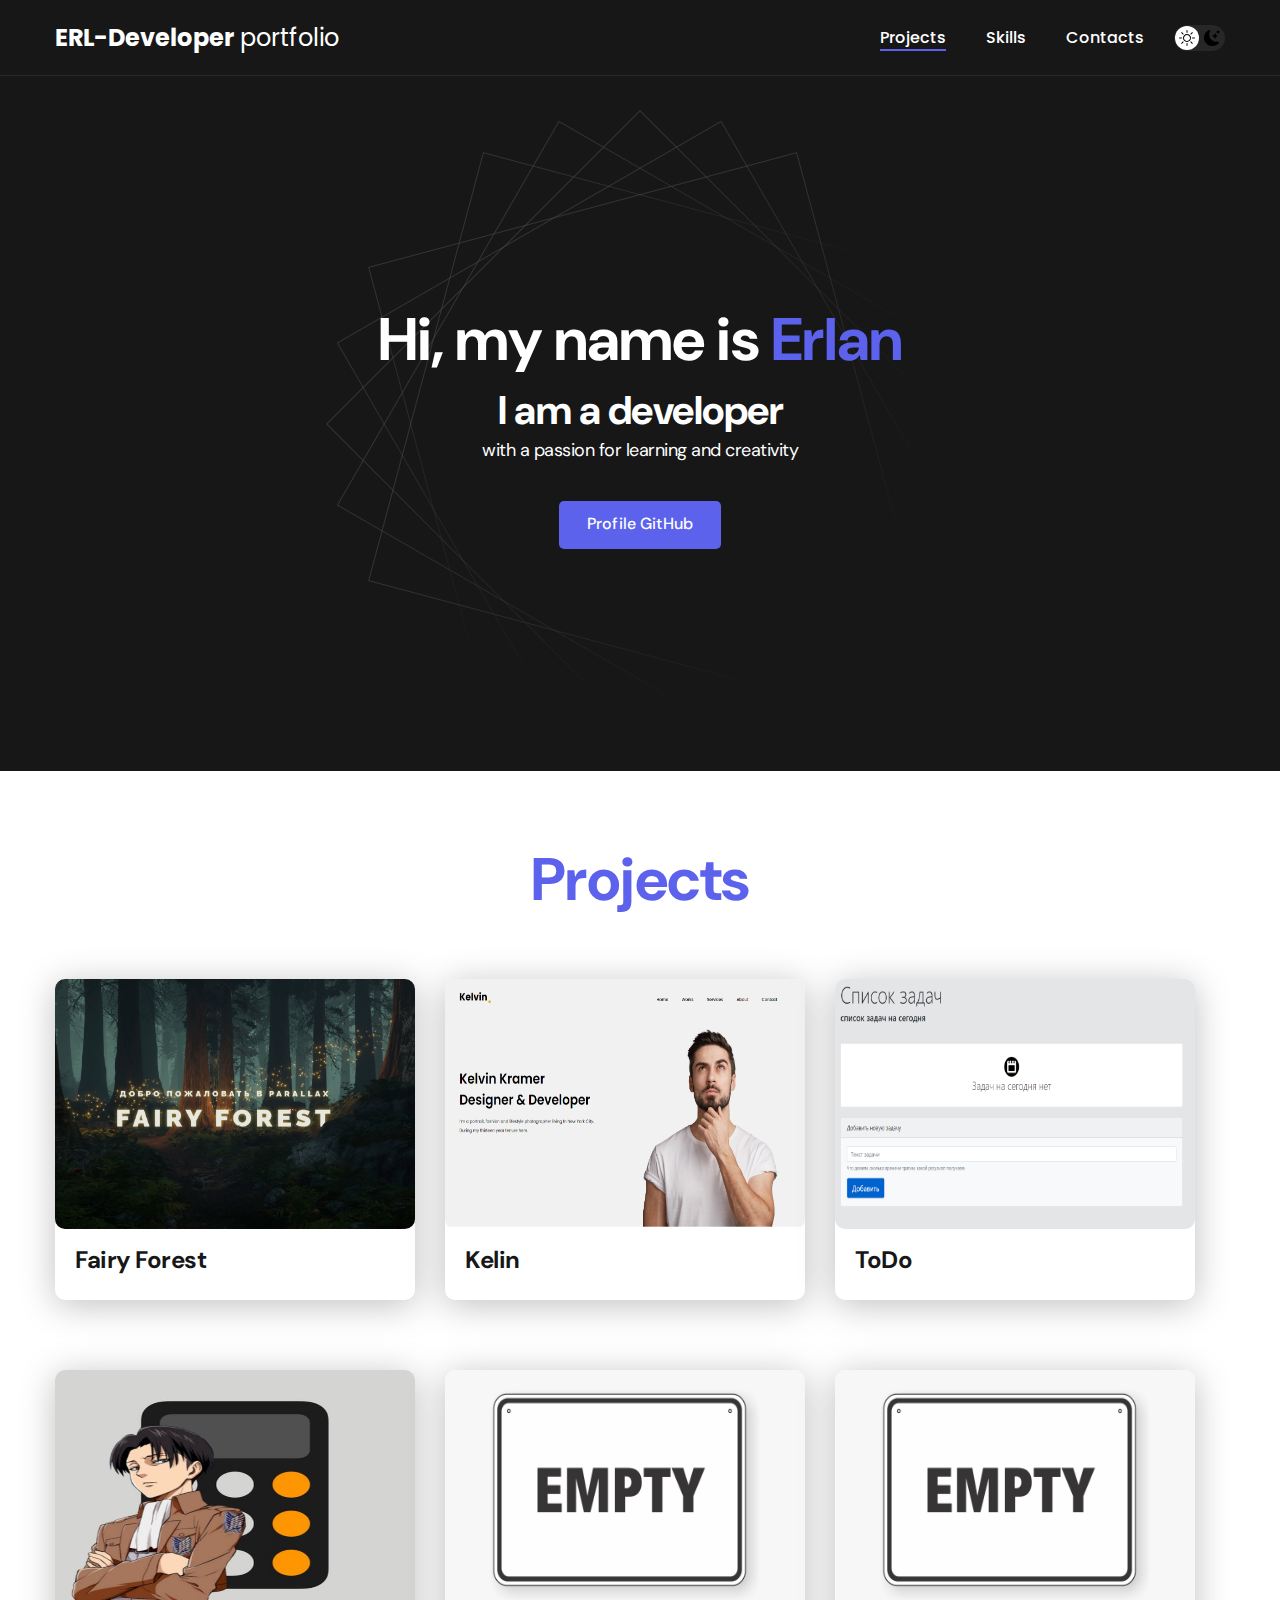
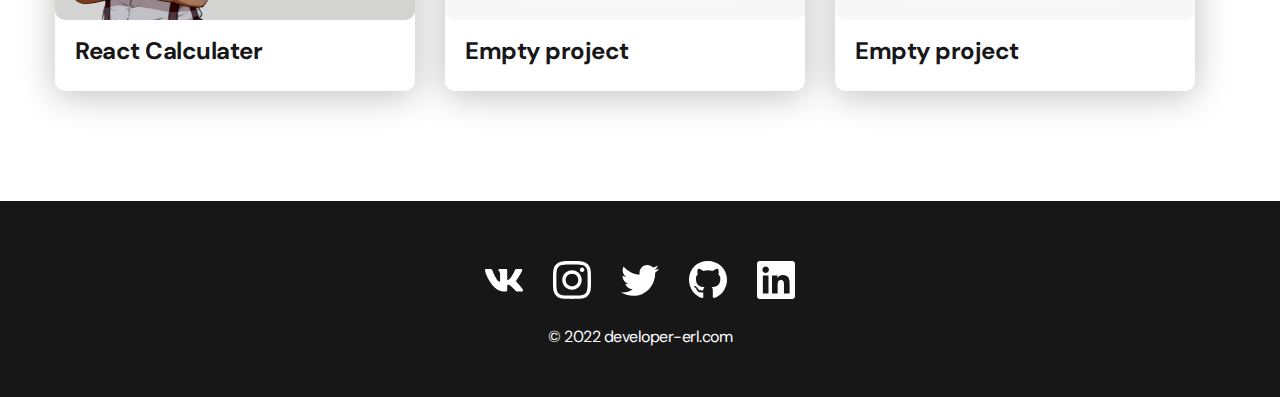
<file: index.html>
<!DOCTYPE html>
<html lang="en">
<head>
   <meta charset="UTF-8">
   <meta http-equiv="X-UA-Compatible" content="IE=edge">
   <meta name="viewport" content="width=device-width, initial-scale=1.0">
   <title>Portfolio</title>
   <link rel="stylesheet" href="./css/style.css">
</head>
<body>
   <nav class="nav">
      <div class="container">
         <div class="nav-row">
            <a href="./index.html" class="logo"><strong>ERL-Developer</strong> portfolio</a>

            <button class="dark-mode-btn">
               <img src="./img/icons/sun.svg" alt="Light mode" class="dark-mode-btn-icon">
               <img src="./img/icons/moon.svg" alt="Dark mode" class="dark-mode-btn-icon">
            </button>

            <ul class="nav-list">
               <li class="nav-list__item"><a href="#projects--scroll" class="nav-list__link nav-list__link--active" id="#projects--scroll">Projects</a></li>
               <li class="nav-list__item"><a href="./skills.html" class="nav-list__link">Skills</a></li>
               <li class="nav-list__item"><a href="./contacts.html" class="nav-list__link">Contacts</a></li>
            </ul>
         </div>
      </div>
   </nav>

   <header class="header">
      <div class="header__wrapper">
         <h1 class="header__title">
            <strong>Hi, my name is <em>Erlan</em></strong><br>
            I am a developer
         </h1>
         <div class="header__text">
            <p>with a passion for learning and creativity</p>
         </div>
         <a href="https://github.com/erlan4761" class="btn">Profile GitHub</a>
      </div>
   </header>

   <main class="section">
      <div class="container" id="projects--scroll">
         <h2 class="title-1">Projects</h2>
         <ul class="projects">
            <li class="project">
               <a href="./project-page-1.html">
                  <img src="./img/projects/parallax.png" alt="Project game" class="project__img">
                  <h3 class="project__title">Fairy Forest</h3></a>
            </li>
            <li class="project">
               <a href="./project-page-2.html">
                  <img src="./img/projects/Kelvin.png" alt="Project game" class="project__img">
                  <h3 class="project__title">Kelin</h3></a>
            </li>
            <li class="project">
               <a href="./project-page-3.html">
                  <img src="./img/projects/todo.png" alt="Project game" class="project__img">
                  <h3 class="project__title">ToDo</h3></a>
            </li>
            <li class="project">
               <a href="./project-page-4.html">
                  <img src="./img/projects/react-calc.jpg" alt="Project game" class="project__img">
                  <h3 class="project__title">React Calculater</h3></a>
            </li>
            <li class="project">
               <a href="./project-page-5.html">
                  <img src="./img/projects/empty.png" alt="Project game" class="project__img">
                  <h3 class="project__title">Empty project</h3></a>
            </li>
            <li class="project">
               <a href="./project-page-6.html">
                  <img src="./img/projects/empty.png" alt="Project game" class="project__img">
                  <h3 class="project__title">Empty project</h3></a>
            </li>
         </ul>
         
      </div>
   </main>

   <footer class="footer">
      <div class="container">
         <div class="footer__wrapper">
            <ul class="social">
               <li class="social__item"><a href="https://vk.com/id764393031"><img src="./img/icons/vk.svg" alt="link"></a></li>
               <li class="social__item"><a href="#!"><img src="./img/icons/instagram.svg" alt="link"></a></li>
               <li class="social__item"><a href="#!"><img src="./img/icons/twitter.svg" alt="link"></a></li>
               <li class="social__item"><a href="https://github.com/erlan4761"><img src="./img/icons/gitHub.svg" alt="link"></a></li>
               <li class="social__item"><a href="#!"><img src="./img/icons/linkedIn.svg" alt="link"></a></li>
            </ul>
            <div class="copyright">
               <p>© 2022 developer-erl.com</p>
            </div>
         </div>
      </div>
   </footer>

   <script src="./js/main.js"></script>
</body>
</html>
</file>
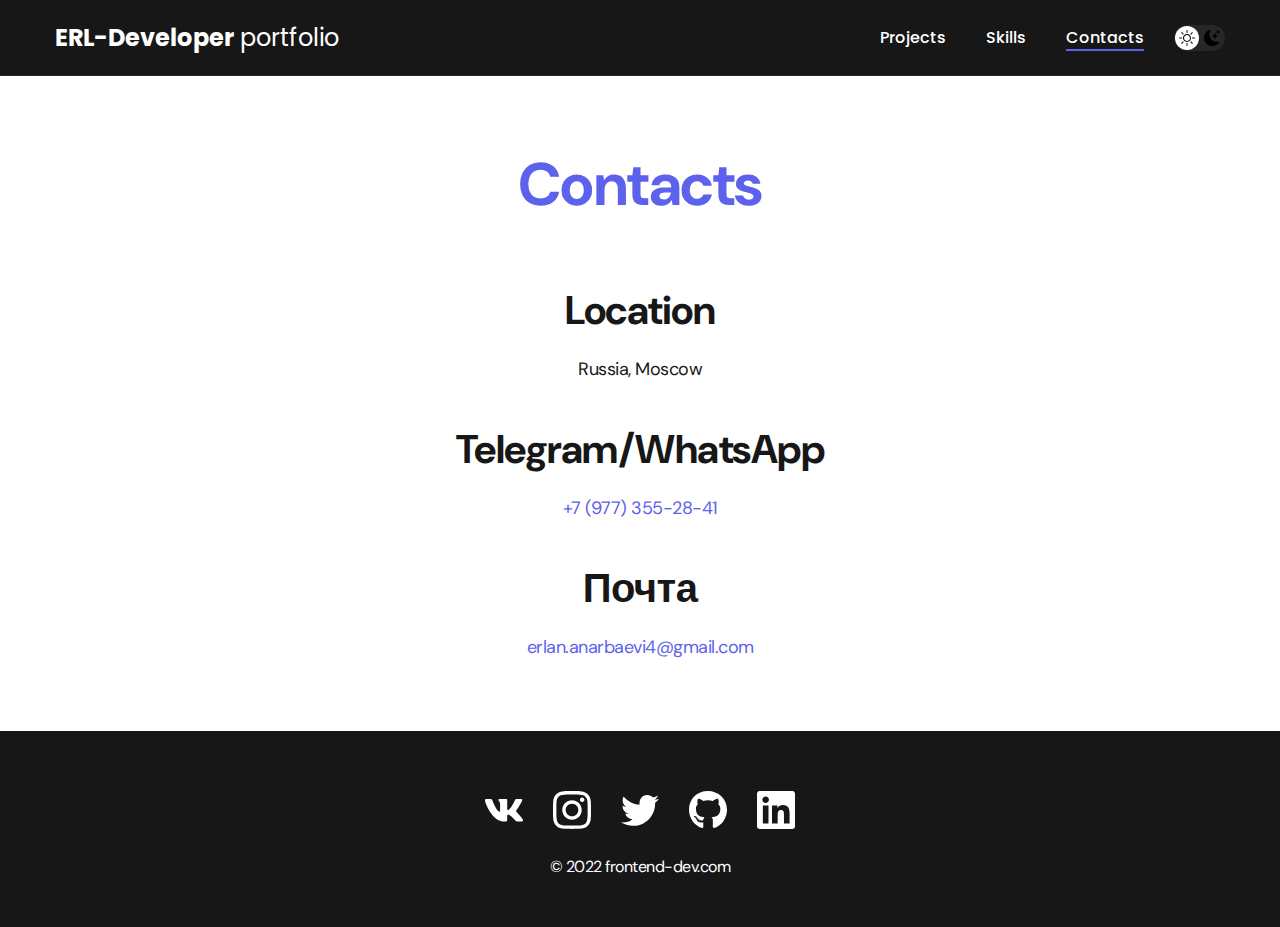
<file: contacts.html>
<!DOCTYPE html>
<html lang="en">
<head>
   <meta charset="UTF-8">
   <meta http-equiv="X-UA-Compatible" content="IE=edge">
   <meta name="viewport" content="width=device-width, initial-scale=1.0">
   <title>Project</title>
   <link rel="stylesheet" href="./css/style.css">
</head>
<body>
   <nav class="nav">
      <div class="container">
         <div class="nav-row">
            <a href="./index.html" class="logo"><strong>ERL-Developer</strong> portfolio</a>

            <button class="dark-mode-btn">
               <img src="./img/icons/sun.svg" alt="Light mode" class="dark-mode-btn-icon">
               <img src="./img/icons/moon.svg" alt="Dark mode" class="dark-mode-btn-icon">
            </button>

            <ul class="nav-list">
               <li class="nav-list__item"><a href="./index.html" class="nav-list__link">Projects</a></li>
               <li class="nav-list__item"><a href="./skills.html" class="nav-list__link">Skills</a></li>
               <li class="nav-list__item"><a href="./contacts.html" class="nav-list__link nav-list__link--active">Contacts</a></li>
            </ul>
         </div>
      </div>
   </nav>

   <main class="section">
      <div class="container">
         <div class="project-details">
            <h1 class="title-1">Contacts</h1>

            <ul class="content-list">
               <li class="content-list__item">
                  <h2 class="title-2">Location</h2>
                  <p>Russia, Moscow</p>
               </li>

               <li class="content-list__item">
                  <h2 class="title-2">Telegram/WhatsApp</h2>
                  <p><a href="tel:79773552841">+7 (977) 355-28-41</a></p>
               </li>

               <li class="content-list__item">
                  <h2 class="title-2">Почта</h2>
                  <p><a href="mailto:erlan.anarbaevi4@gmail.com">erlan.anarbaevi4@gmail.com</a></p>
               </li>
            </ul>
         </div>
         

      </div>
   </main>

   <footer class="footer">
      <div class="container">
         <div class="footer__wrapper">
            <ul class="social">
               <li class="social__item"><a href="https://vk.com/id764393031"><img src="./img/icons/vk.svg" alt="link"></a></li>
               <li class="social__item"><a href="#!"><img src="./img/icons/instagram.svg" alt="link"></a></li>
               <li class="social__item"><a href="#!"><img src="./img/icons/twitter.svg" alt="link"></a></li>
               <li class="social__item"><a href="https://github.com/erlan4761"><img src="./img/icons/gitHub.svg" alt="link"></a></li>
               <li class="social__item"><a href="#!"><img src="./img/icons/linkedIn.svg" alt="link"></a></li>
            </ul>
            <div class="copyright">
               <p>© 2022 frontend-dev.com</p>
            </div>
         </div>
      </div>
   </footer>

   <script src="./js/main.js"></script>
</body>
</html>
</file>
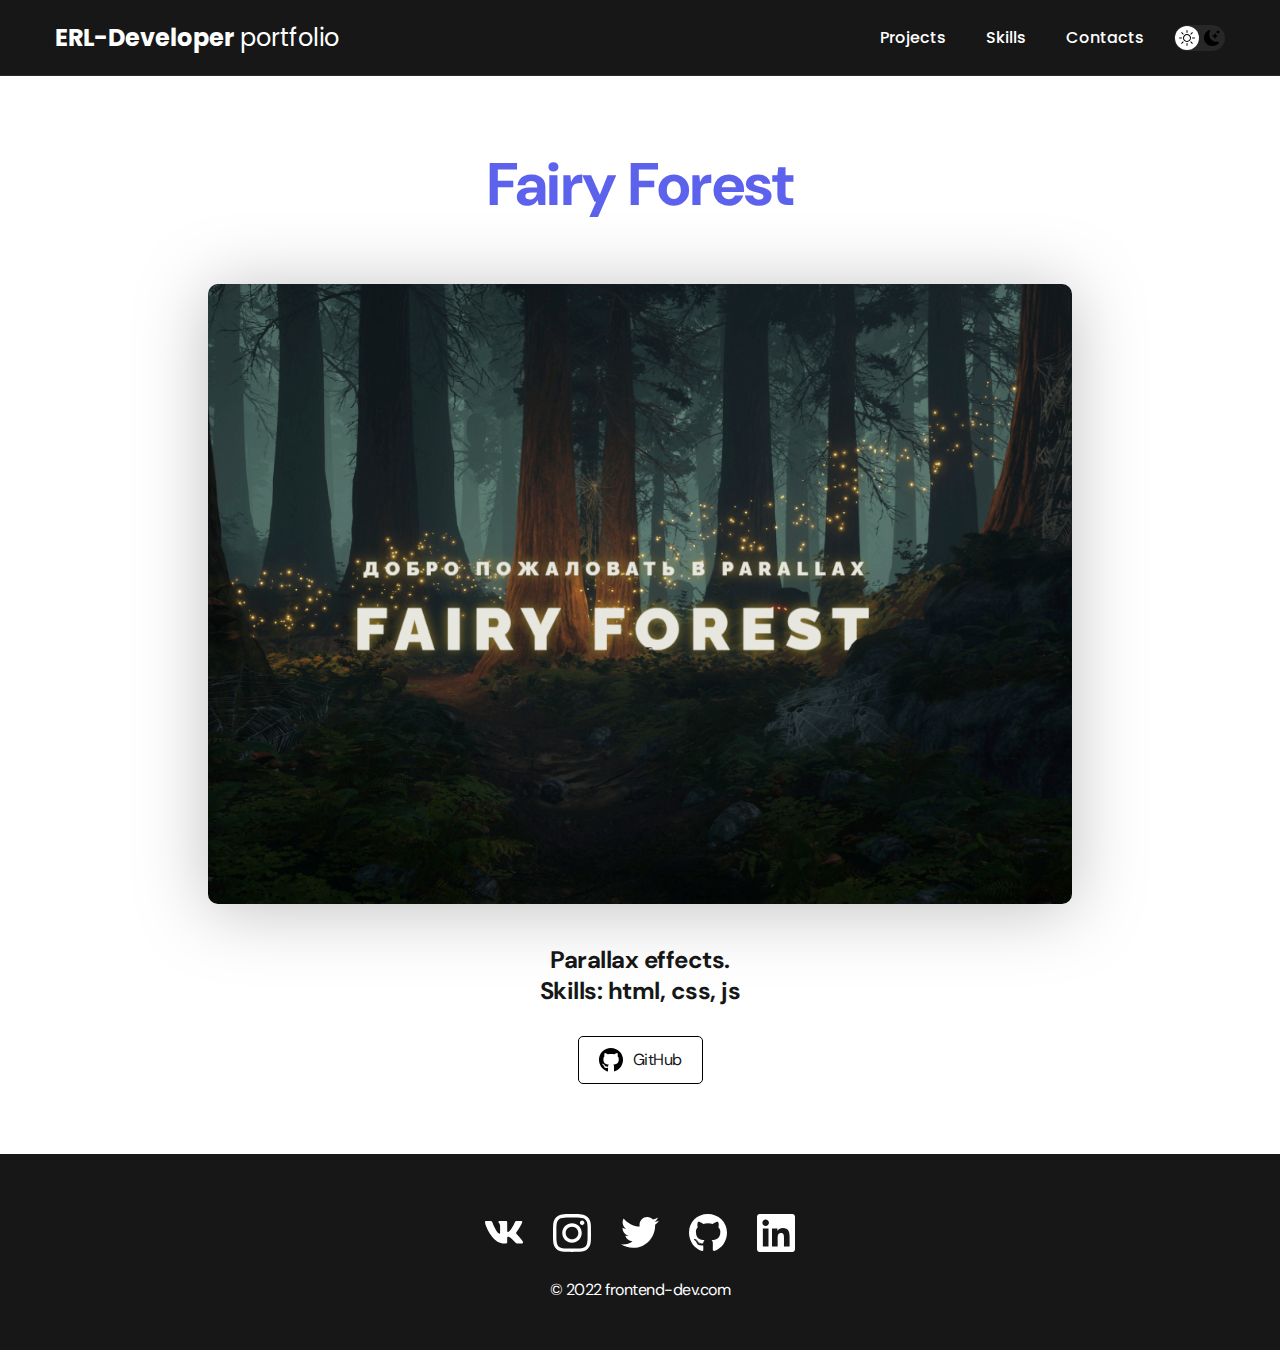
<file: project-page-1.html>
<!DOCTYPE html>
<html lang="en">
<head>
   <meta charset="UTF-8">
   <meta http-equiv="X-UA-Compatible" content="IE=edge">
   <meta name="viewport" content="width=device-width, initial-scale=1.0">
   <title>Project</title>
   <link rel="stylesheet" href="./css/style.css">
</head>
<body>
   <nav class="nav">
      <div class="container">
         <div class="nav-row">
            <a href="./index.html" class="logo"><strong>ERL-Developer</strong> portfolio</a>

            <button class="dark-mode-btn">
               <img src="./img/icons/sun.svg" alt="Light mode" class="dark-mode-btn-icon">
               <img src="./img/icons/moon.svg" alt="Dark mode" class="dark-mode-btn-icon">
            </button>

            <ul class="nav-list">
               <li class="nav-list__item"><a href="./index.html" class="nav-list__link">Projects</a></li>
               <li class="nav-list__item"><a href="./skills.html" class="nav-list__link">Skills</a></li>
               <li class="nav-list__item"><a href="./contacts.html" class="nav-list__link">Contacts</a></li>
            </ul>
         </div>
      </div>
   </nav>

   <main class="section">
      <div class="container">
         <div class="project-details">
            <h1 class="title-1">Fairy Forest</h1>
         
            <a href="https://erlan4761.github.io/PARALLAX/"><img src="./img/projects/parallax.png" alt="" class="project-details__cover"></a>

            <div class="project-details__desc">
               <p>Parallax effects. <br>Skills: html, css, js</p>
            </div>

            <a href="https://github.com/erlan4761/PARALLAX" class="btn-outline">
               <img src="./img/icons/github-black.svg" alt="">
               GitHub
            </a>
         </div>
         

      </div>
   </main>

   <footer class="footer">
      <div class="container">
         <div class="footer__wrapper">
            <ul class="social">
               <li class="social__item"><a href="https://vk.com/id764393031"><img src="./img/icons/vk.svg" alt="link"></a></li>
               <li class="social__item"><a href="#!"><img src="./img/icons/instagram.svg" alt="link"></a></li>
               <li class="social__item"><a href="#!"><img src="./img/icons/twitter.svg" alt="link"></a></li>
               <li class="social__item"><a href="https://github.com/erlan4761"><img src="./img/icons/gitHub.svg" alt="link"></a></li>
               <li class="social__item"><a href="#!"><img src="./img/icons/linkedIn.svg" alt="link"></a></li>
            </ul>
            <div class="copyright">
               <p>© 2022 frontend-dev.com</p>
            </div>
         </div>
      </div>
   </footer>

   <script src="./js/main.js"></script>
</body>
</html>
</file>
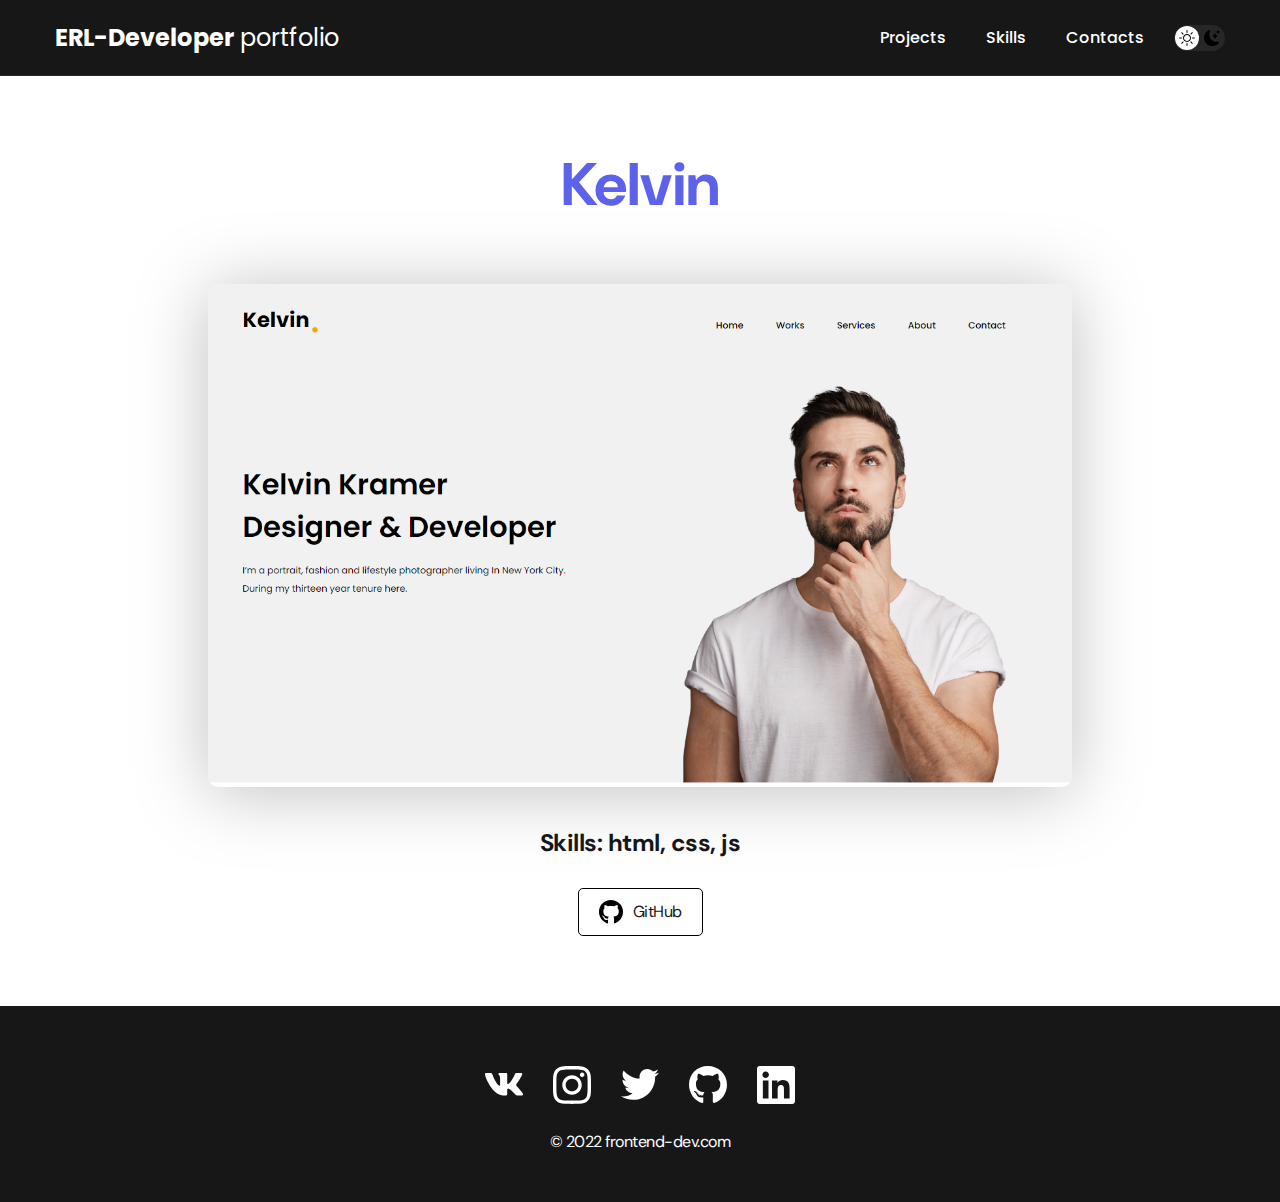
<file: project-page-2.html>
<!DOCTYPE html>
<html lang="en">
<head>
   <meta charset="UTF-8">
   <meta http-equiv="X-UA-Compatible" content="IE=edge">
   <meta name="viewport" content="width=device-width, initial-scale=1.0">
   <title>Project</title>
   <link rel="stylesheet" href="./css/style.css">
</head>
<body>
   <nav class="nav">
      <div class="container">
         <div class="nav-row">
            <a href="./index.html" class="logo"><strong>ERL-Developer</strong> portfolio</a>

            <button class="dark-mode-btn">
               <img src="./img/icons/sun.svg" alt="Light mode" class="dark-mode-btn-icon">
               <img src="./img/icons/moon.svg" alt="Dark mode" class="dark-mode-btn-icon">
            </button>

            <ul class="nav-list">
               <li class="nav-list__item"><a href="./index.html" class="nav-list__link">Projects</a></li>
               <li class="nav-list__item"><a href="./skills.html" class="nav-list__link">Skills</a></li>
               <li class="nav-list__item"><a href="./contacts.html" class="nav-list__link">Contacts</a></li>
            </ul>
         </div>
      </div>
   </nav>

   <main class="section">
      <div class="container">
         <div class="project-details">
            <h1 class="title-1">Kelvin</h1>
         
            <a href="https://erlan4761.github.io/Pet-project-Hero/"><img src="./img/projects/Kelvin.png" alt="" class="project-details__cover"></a>

            <div class="project-details__desc">
               <p>Skills: html, css, js</p>
            </div>

            <a href="https://github.com/erlan4761/pet-projects" class="btn-outline">
               <img src="./img/icons/github-black.svg" alt="">
               GitHub
            </a>
         </div>
         

      </div>
   </main>

   <footer class="footer">
      <div class="container">
         <div class="footer__wrapper">
            <ul class="social">
               <li class="social__item"><a href="https://vk.com/id764393031"><img src="./img/icons/vk.svg" alt="link"></a></li>
               <li class="social__item"><a href="#!"><img src="./img/icons/instagram.svg" alt="link"></a></li>
               <li class="social__item"><a href="#!"><img src="./img/icons/twitter.svg" alt="link"></a></li>
               <li class="social__item"><a href="https://github.com/erlan4761"><img src="./img/icons/gitHub.svg" alt="link"></a></li>
               <li class="social__item"><a href="#!"><img src="./img/icons/linkedIn.svg" alt="link"></a></li>
            </ul>
            <div class="copyright">
               <p>© 2022 frontend-dev.com</p>
            </div>
         </div>
      </div>
   </footer>

   <script src="./js/main.js"></script>
</body>
</html>
</file>
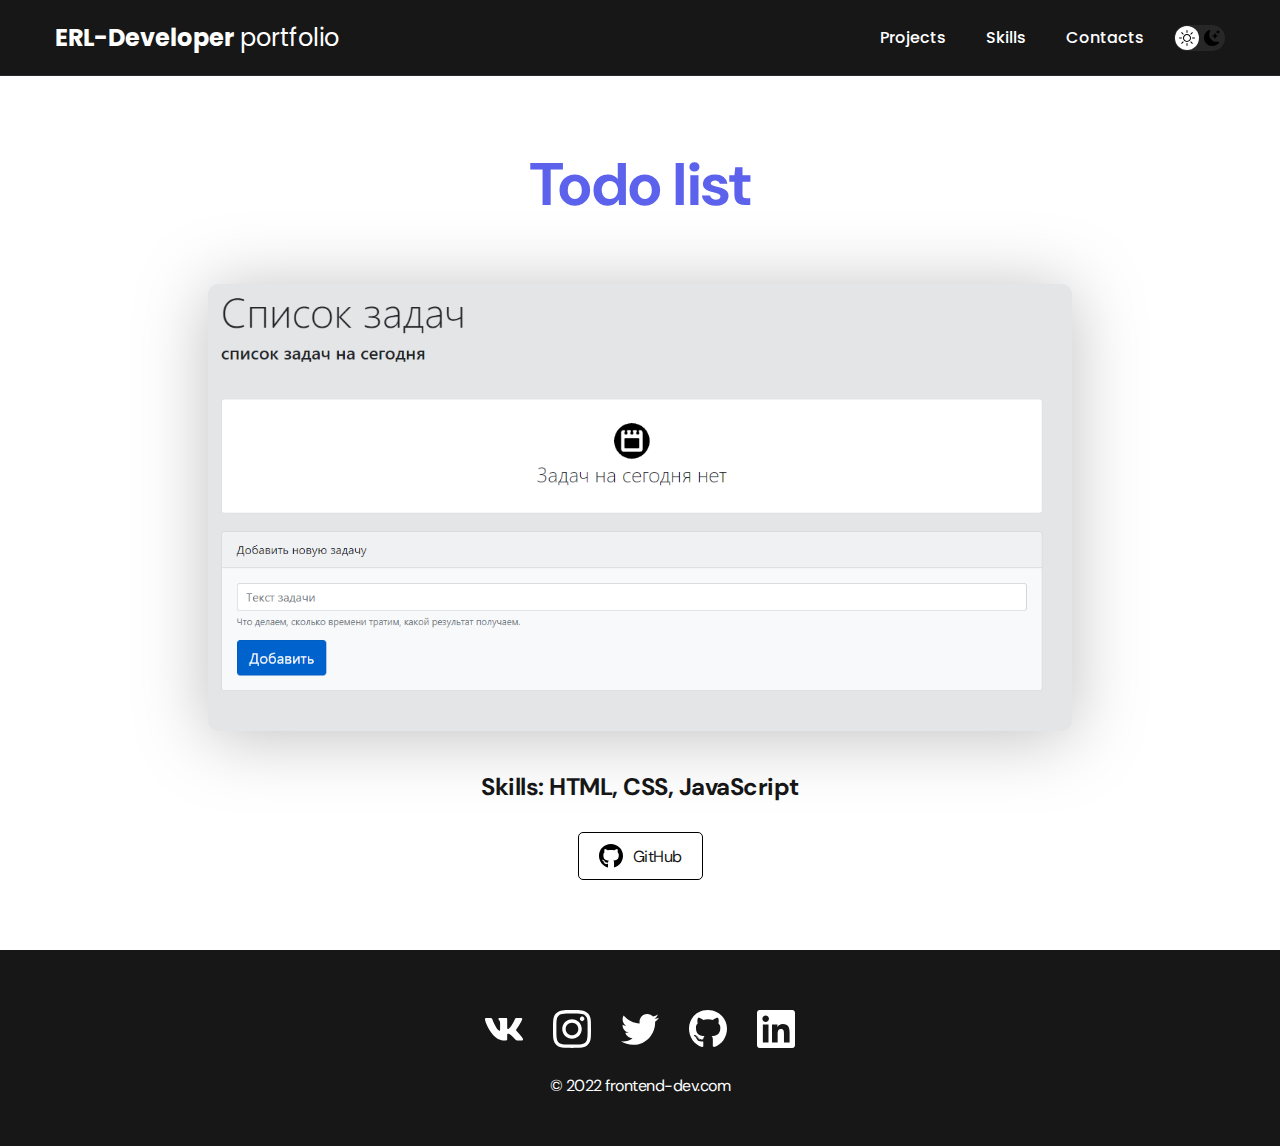
<file: project-page-3.html>
<!DOCTYPE html>
<html lang="en">
<head>
   <meta charset="UTF-8">
   <meta http-equiv="X-UA-Compatible" content="IE=edge">
   <meta name="viewport" content="width=device-width, initial-scale=1.0">
   <title>Project</title>
   <link rel="stylesheet" href="./css/style.css">
</head>
<body>
   <nav class="nav">
      <div class="container">
         <div class="nav-row">
            <a href="./index.html" class="logo"><strong>ERL-Developer</strong> portfolio</a>

            <button class="dark-mode-btn">
               <img src="./img/icons/sun.svg" alt="Light mode" class="dark-mode-btn-icon">
               <img src="./img/icons/moon.svg" alt="Dark mode" class="dark-mode-btn-icon">
            </button>

            <ul class="nav-list">
               <li class="nav-list__item"><a href="./index.html" class="nav-list__link">Projects</a></li>
               <li class="nav-list__item"><a href="./skills.html" class="nav-list__link">Skills</a></li>
               <li class="nav-list__item"><a href="./contacts.html" class="nav-list__link">Contacts</a></li>
            </ul>
         </div>
      </div>
   </nav>

   <main class="section">
      <div class="container">
         <div class="project-details">
            <h1 class="title-1">Todo list</h1>
         
            <a href="https://erlan4761.github.io/ToDo-list/"><img src="./img/projects/todo.png" alt="" class="project-details__cover"></a>

            <div class="project-details__desc">
               <p>Skills: HTML, CSS, JavaScript</p>
            </div>

            <a href="https://github.com/erlan4761/ToDo-list" class="btn-outline">
               <img src="./img/icons/github-black.svg" alt="">
               GitHub
            </a>
         </div>
         

      </div>
   </main>

   <footer class="footer">
      <div class="container">
         <div class="footer__wrapper">
            <ul class="social">
               <li class="social__item"><a href="https://vk.com/id764393031"><img src="./img/icons/vk.svg" alt="link"></a></li>
               <li class="social__item"><a href="#!"><img src="./img/icons/instagram.svg" alt="link"></a></li>
               <li class="social__item"><a href="#!"><img src="./img/icons/twitter.svg" alt="link"></a></li>
               <li class="social__item"><a href="https://github.com/erlan4761"><img src="./img/icons/gitHub.svg" alt="link"></a></li>
               <li class="social__item"><a href="#!"><img src="./img/icons/linkedIn.svg" alt="link"></a></li>
            </ul>
            <div class="copyright">
               <p>© 2022 frontend-dev.com</p>
            </div>
         </div>
      </div>
   </footer>

   <script src="./js/main.js"></script>
</body>
</html>
</file>
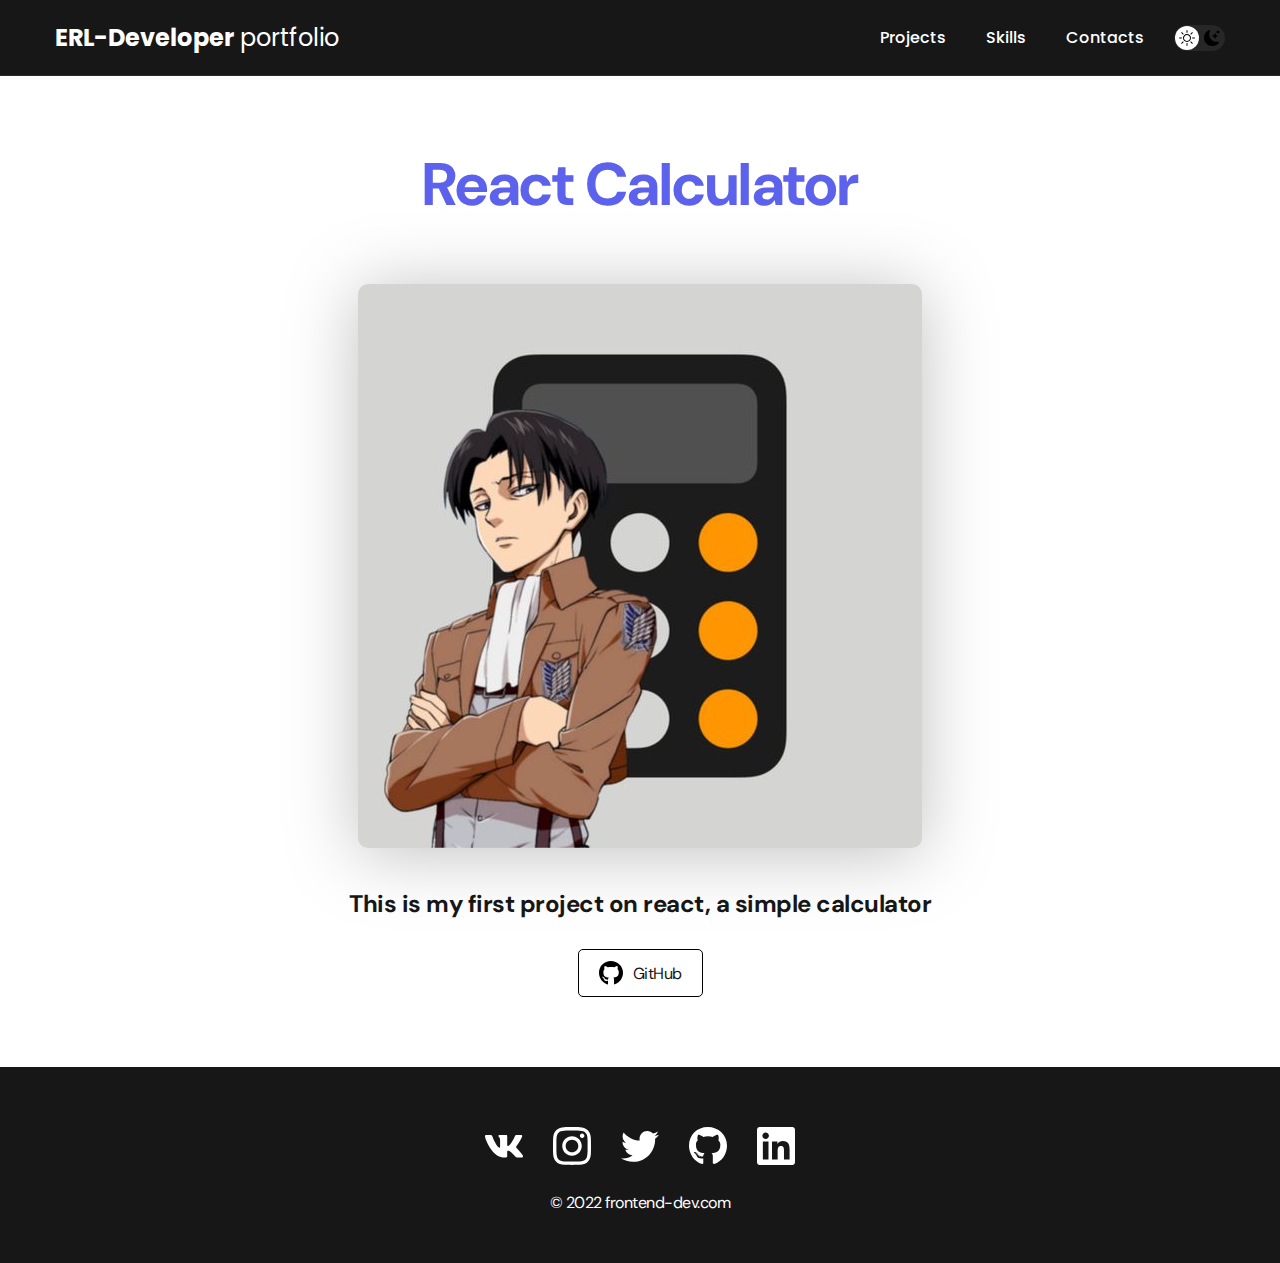
<file: project-page-4.html>
<!DOCTYPE html>
<html lang="en">
<head>
   <meta charset="UTF-8">
   <meta http-equiv="X-UA-Compatible" content="IE=edge">
   <meta name="viewport" content="width=device-width, initial-scale=1.0">
   <title>Project</title>
   <link rel="stylesheet" href="./css/style.css">
</head>
<body>
   <nav class="nav">
      <div class="container">
         <div class="nav-row">
            <a href="./index.html" class="logo"><strong>ERL-Developer</strong> portfolio</a>

            <button class="dark-mode-btn">
               <img src="./img/icons/sun.svg" alt="Light mode" class="dark-mode-btn-icon">
               <img src="./img/icons/moon.svg" alt="Dark mode" class="dark-mode-btn-icon">
            </button>

            <ul class="nav-list">
               <li class="nav-list__item"><a href="./index.html" class="nav-list__link">Projects</a></li>
               <li class="nav-list__item"><a href="./skills.html" class="nav-list__link">Skills</a></li>
               <li class="nav-list__item"><a href="./contacts.html" class="nav-list__link">Contacts</a></li>
            </ul>
         </div>
      </div>
   </nav>

   <main class="section">
      <div class="container">
         <div class="project-details">
            <h1 class="title-1">React Calculator</h1>
         
            <a href="https://erlan4761.github.io/Pet-react-calc/"><img src="./img/projects/react-calc.jpg" alt="" class="project-details__cover"></a>

            <div class="project-details__desc">
               <p>This is my first project on react, a simple calculator</p>
            </div>

            <a href="https://github.com/erlan4761/Pet-react-calc" class="btn-outline">
               <img src="./img/icons/github-black.svg" alt="">
               GitHub
            </a>
         </div>
         

      </div>
   </main>

   <footer class="footer">
      <div class="container">
         <div class="footer__wrapper">
            <ul class="social">
               <li class="social__item"><a href="https://vk.com/id764393031"><img src="./img/icons/vk.svg" alt="link"></a></li>
               <li class="social__item"><a href="#!"><img src="./img/icons/instagram.svg" alt="link"></a></li>
               <li class="social__item"><a href="#!"><img src="./img/icons/twitter.svg" alt="link"></a></li>
               <li class="social__item"><a href="https://github.com/erlan4761"><img src="./img/icons/gitHub.svg" alt="link"></a></li>
               <li class="social__item"><a href="#!"><img src="./img/icons/linkedIn.svg" alt="link"></a></li>
            </ul>
            <div class="copyright">
               <p>© 2022 frontend-dev.com</p>
            </div>
         </div>
      </div>
   </footer>

   <script src="./js/main.js"></script>
</body>
</html>
</file>
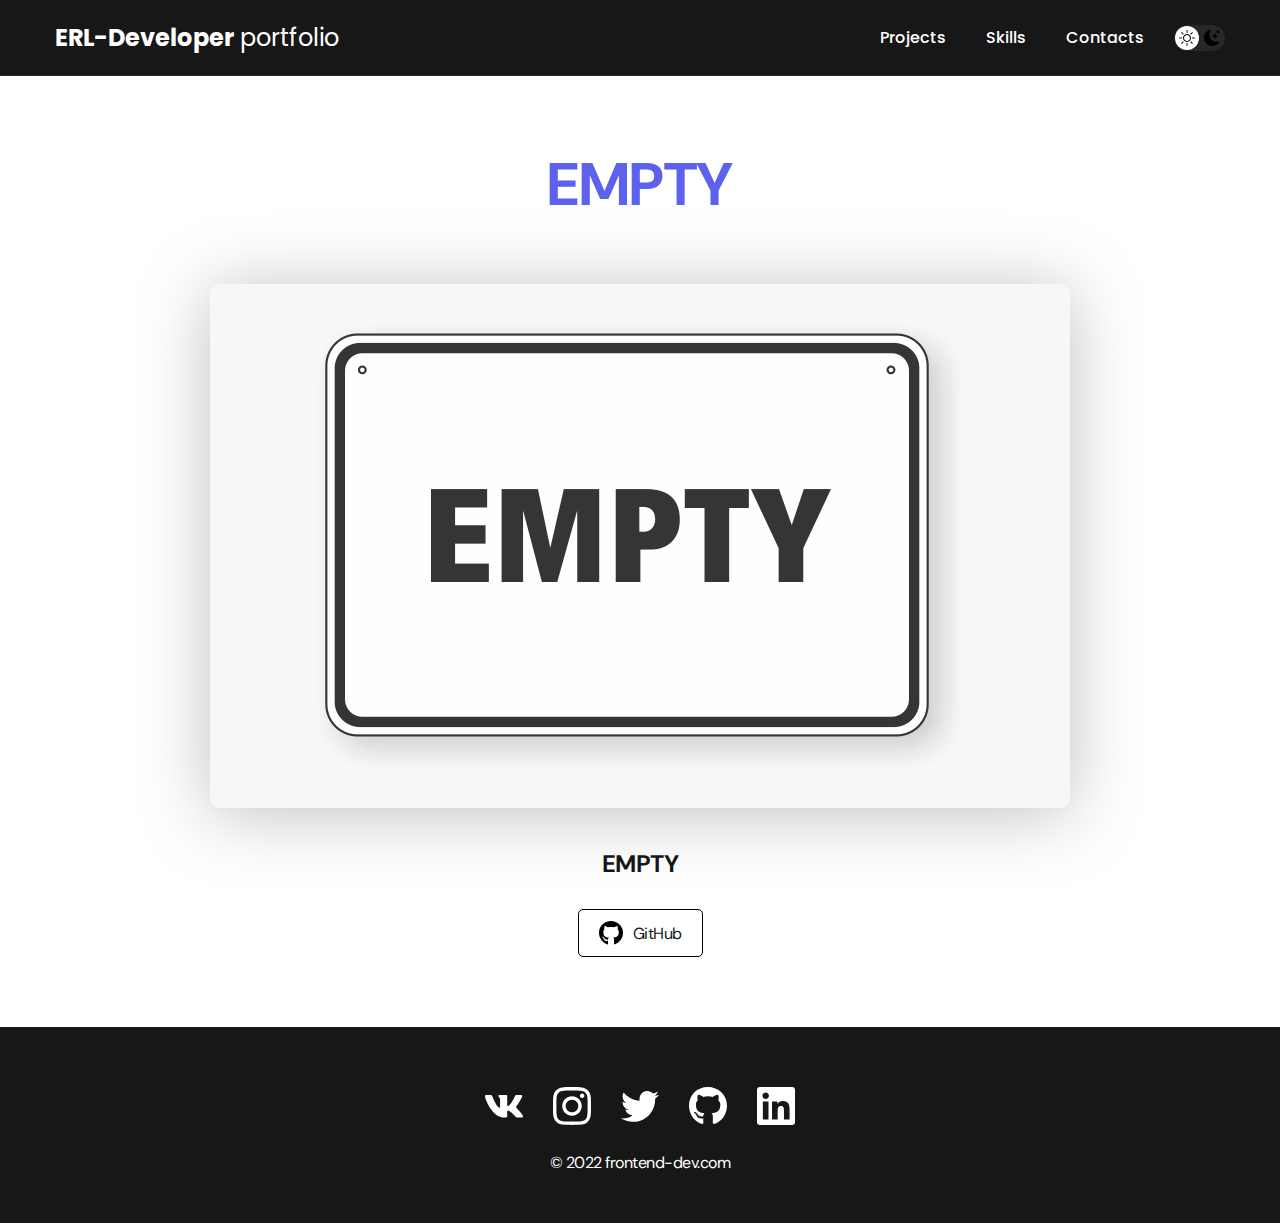
<file: project-page-5.html>
<!DOCTYPE html>
<html lang="en">
<head>
   <meta charset="UTF-8">
   <meta http-equiv="X-UA-Compatible" content="IE=edge">
   <meta name="viewport" content="width=device-width, initial-scale=1.0">
   <title>Project</title>
   <link rel="stylesheet" href="./css/style.css">
</head>
<body>
   <nav class="nav">
      <div class="container">
         <div class="nav-row">
            <a href="./index.html" class="logo"><strong>ERL-Developer</strong> portfolio</a>

            <button class="dark-mode-btn">
               <img src="./img/icons/sun.svg" alt="Light mode" class="dark-mode-btn-icon">
               <img src="./img/icons/moon.svg" alt="Dark mode" class="dark-mode-btn-icon">
            </button>

            <ul class="nav-list">
               <li class="nav-list__item"><a href="./index.html" class="nav-list__link">Projects</a></li>
               <li class="nav-list__item"><a href="./skills.html" class="nav-list__link">Skills</a></li>
               <li class="nav-list__item"><a href="./contacts.html" class="nav-list__link">Contacts</a></li>
            </ul>
         </div>
      </div>
   </nav>

   <main class="section">
      <div class="container">
         <div class="project-details">
            <h1 class="title-1">EMPTY</h1>
         
            <img src="./img/projects/empty.png" alt="" class="project-details__cover">

            <div class="project-details__desc">
               <p>EMPTY</p>
            </div>

            <a href="#!" class="btn-outline">
               <img src="./img/icons/github-black.svg" alt="">
               GitHub
            </a>
         </div>
         

      </div>
   </main>

   <footer class="footer">
      <div class="container">
         <div class="footer__wrapper">
            <ul class="social">
               <li class="social__item"><a href="https://vk.com/id764393031"><img src="./img/icons/vk.svg" alt="link"></a></li>
               <li class="social__item"><a href="#!"><img src="./img/icons/instagram.svg" alt="link"></a></li>
               <li class="social__item"><a href="#!"><img src="./img/icons/twitter.svg" alt="link"></a></li>
               <li class="social__item"><a href="https://github.com/erlan4761"><img src="./img/icons/gitHub.svg" alt="link"></a></li>
               <li class="social__item"><a href="#!"><img src="./img/icons/linkedIn.svg" alt="link"></a></li>
            </ul>
            <div class="copyright">
               <p>© 2022 frontend-dev.com</p>
            </div>
         </div>
      </div>
   </footer>

   <script src="./js/main.js"></script>
</body>
</html>
</file>
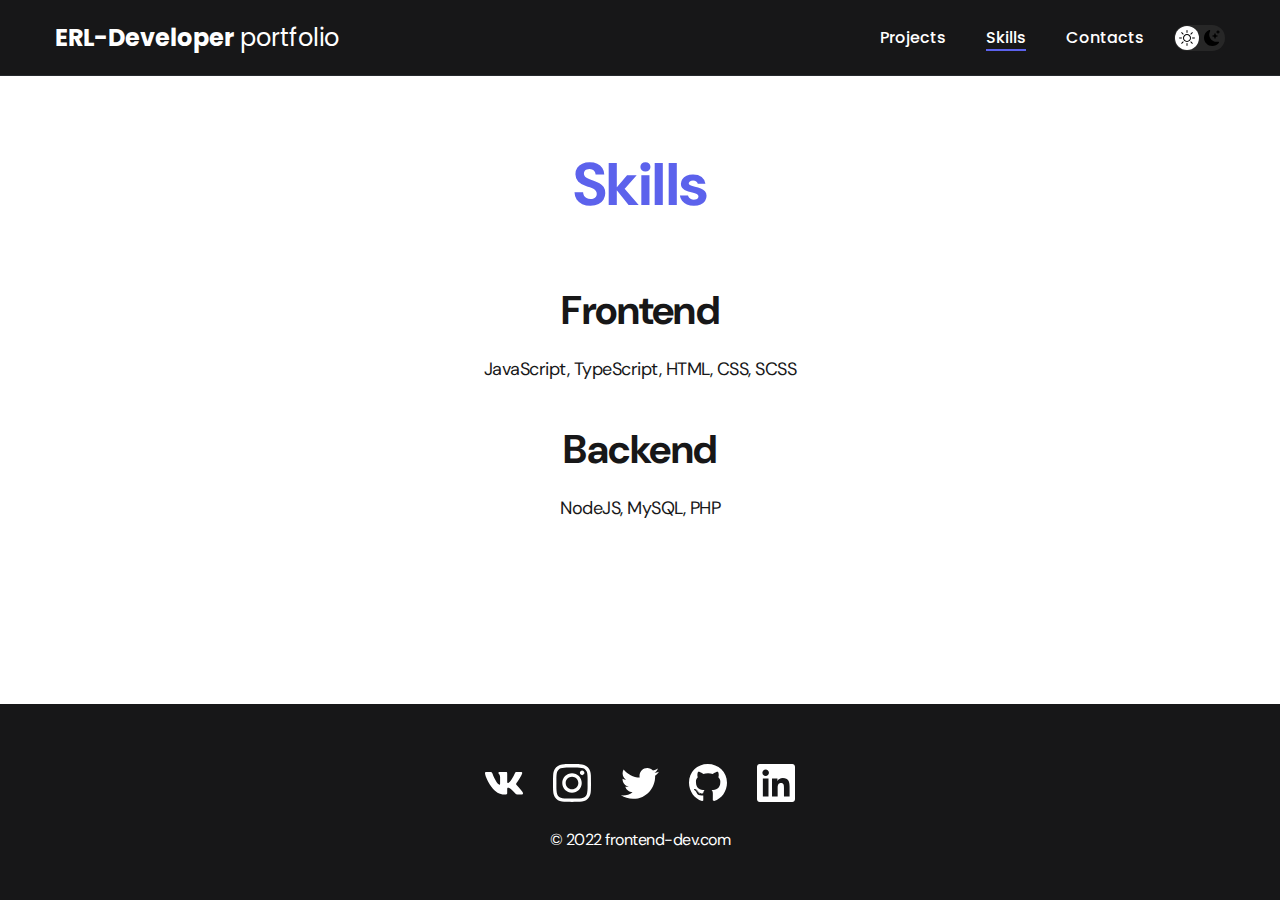
<file: skills.html>
<!DOCTYPE html>
<html lang="en">
<head>
   <meta charset="UTF-8">
   <meta http-equiv="X-UA-Compatible" content="IE=edge">
   <meta name="viewport" content="width=device-width, initial-scale=1.0">
   <title>Skills</title>
   <link rel="stylesheet" href="./css/style.css">
</head>
<body>
   <nav class="nav">
      <div class="container">
         <div class="nav-row">
            <a href="./index.html" class="logo"><strong>ERL-Developer</strong> portfolio</a>

            <button class="dark-mode-btn">
               <img src="./img/icons/sun.svg" alt="Light mode" class="dark-mode-btn-icon">
               <img src="./img/icons/moon.svg" alt="Dark mode" class="dark-mode-btn-icon">
            </button>

            <ul class="nav-list">
               <li class="nav-list__item"><a href="./index.html" class="nav-list__link ">Projects</a></li>
               <li class="nav-list__item"><a href="./skills.html" class="nav-list__link nav-list__link--active">Skills</a></li>
               <li class="nav-list__item"><a href="./contacts.html" class="nav-list__link">Contacts</a></li>
            </ul>
         </div>
      </div>
   </nav>

   <main class="section">
      <div class="container">
         <div class="project-details">
            <h1 class="title-1">Skills</h1>

            <ul class="content-list">
               <li class="content-list__item">
                  <h2 class="title-2">Frontend</h2>
                  <p>JavaScript, TypeScript, HTML, CSS, SCSS</p>
               </li>

               <li class="content-list__item">
                  <h2 class="title-2">Backend</h2>
                  <p>NodeJS, MySQL, PHP</p>
               </li>
            </ul>
         </div>
         

      </div>
   </main>

   <footer class="footer">
      <div class="container">
         <div class="footer__wrapper">
            <ul class="social">
               <li class="social__item"><a href="https://vk.com/id764393031"><img src="./img/icons/vk.svg" alt="link"></a></li>
               <li class="social__item"><a href="#!"><img src="./img/icons/instagram.svg" alt="link"></a></li>
               <li class="social__item"><a href="#!"><img src="./img/icons/twitter.svg" alt="link"></a></li>
               <li class="social__item"><a href="https://github.com/erlan4761"><img src="./img/icons/gitHub.svg" alt="link"></a></li>
               <li class="social__item"><a href="#!"><img src="./img/icons/linkedIn.svg" alt="link"></a></li>
            </ul>
            <div class="copyright">
               <p>© 2022 frontend-dev.com</p>
            </div>
         </div>
      </div>
   </footer>

   <script src="./js/main.js"></script>
</body>
</html>
</file>
<file: css/style.css>
@import "./reset.css";

@import url('https://fonts.googleapis.com/css2?family=DM+Sans:wght@400;500;700&family=Poppins:wght@400;500;700&display=swap');

/*
font-family: 'DM Sans', sans-serif;
font-family: 'Poppins', sans-serif;
*/


:root {
   --black:#171718;
   --black-border: #26292D;
   --white: #fff;
   --purple: #5C62EC;



   --text-color: var(--black);
   --dark-bg: var(--black);
   --dark-border: var(--black-border);
   --header-text: var(--white);
   --accent: var(--purple);

   /* Light mode */
   --page-bg: var(--white);
   --text-color: var(--black);

   --title-1: var(--accent);
   

   --project-card-bg: var(--white);
   --project-card-text: var(--black);
   --box-shadow: 0px 5px 35px rgba(0, 0, 0, 0.25);
}

.dark {
   --page-bg: #252526;
   --text-color: var(--white);


   --title-1: var(--white);

   --project-card-bg: var(--black);
   --project-card-text: var(--white);
   --box-shadow: 0px 5px 35px rgba(0, 0, 0, 0.8);
}


html, body {
   font-family: 'DM Sans', sans-serif;
   letter-spacing: -0.5px;
   min-height: 100vh;

   display: flex;
   flex-direction: column;

   /* Light mode */
   background-color: var(--page-bg);
   color: var(--text-color);
}

/* General */

.container {
   margin: 0 auto;
   padding: 0 15px;
   max-width: 1200px;
}

.none {
   display: none !important;
}

.section {
   padding: 70px 0;
}

.title-1 {
   margin-bottom: 60px;
   font-size: 60px;
   font-weight: 700;
   line-height: 1.3;
   color: var(--title-1);
   text-align: center;
}

.title-2 {
   margin-bottom: 20px;
   
   font-size: 40px;
   line-height: 1.3;
   font-weight: 700;
}

/* NAV */

.nav {
   padding: 20px 0;
   border-bottom: 1px solid var(--dark-border);
   background-color: var(--dark-bg);
   color: var(--header-text);

   letter-spacing: normal;
}

.nav-row {
   display: flex;
   justify-content: flex-end;
   align-items: center;
   column-gap: 30px;
   row-gap: 20px;
   flex-wrap: wrap;
}

.logo {
   margin-right: auto;
   color: var(--header-text);
   font-size: 24px;
   font-family: 'Poppins', sans-serif;
}

.logo strong {
   font-weight: 700;
}

.nav-list {
   display: flex;
   flex-wrap: wrap;
   row-gap: 10px;
   align-items: center;
   column-gap: 40px;
   font-size: 16px;
   font-weight: 500;
   font-family: 'Poppins', sans-serif;
}

.nav-list__link {
   color: var(--header-text);
   transition: opacity .2s ease-in;
}

.nav-list__link:hover {
   opacity: .8;
}

.nav-list__link--active {
   position: relative;
}

.nav-list__link--active::before {
   content: "";

   position: absolute;
   left: 0;
   top: 100%;

   display: block;
   height: 2px;
   width: 100%;
   background-color: var(--accent);
}

/* DARK MODE BTN */

.dark-mode-btn {
   order: 1;

   position: relative;
   display: flex;
   justify-content: space-between;
   width: 51px;
   height: 26px;
   padding: 5px;

   border-radius: 50px;
   background-color: #272727;

}

.dark-mode-btn::before {
   content: "";
   position: absolute;
   top: 1px;
   left: 1px;

   display: block;
   width: 24px;
   height: 24px;

   border-radius: 50%;
   background-color: var(--white);

   transition: left 0.2s ease-in;
}

.dark-mode-btn--active::before {
   left: 26px;
}

.dark-mode-btn-icon {
   position: relative;
   z-index: 9;
}

/* HEADER*/

.header {
   padding: 40px 0;
   min-height: 695px;

   display: flex;
   justify-content: center;
   align-items: center;
   
   background-color: var(--dark-bg);
   background-image: url('/img/header-bg-abstract.png');
   background-repeat: no-repeat;
   background-size: auto;
   background-position: center center;

   color: var(--header-text);
   text-align: center;
}

.header__wrapper {
   padding: 0 15px;
   max-width: 800px;
}
.header__title {
   font-size: 40px;
   font-weight: 700;
   line-height: 1.4;
}

.header__title strong {
   font-size: 60px;
   font-weight: 700;
}

.header__title em {
   font-style: normal;
   color: var(--accent);
}
.header__text {
   margin-bottom: 40px;
   font-size: 18px;
   line-height: 1.333;
}

.header__text p + p {
   margin-top: 0.5em;
}

.btn {
   display: inline-block;
   height: 48px;
   padding: 12px 28px;

   border-radius: 5px;
   background-color: var(--accent);
   color: var(--white);
   letter-spacing: .15px;
   font-size: 16px;
   font-weight: 500;
   
   transition: opacity .2s ease-in;
}

.btn:hover {
   opacity: .8;
}

.btn:active {
   position: relative;
   top: 1px;
}

/* BTN OUTLINE */
.btn-outline {
   display: flex;
   column-gap: 10px;
   align-items: center;

   height: 48px;
   padding: 12px 20px;
   border-radius: 5px;

   border: 1px solid #000;
   background-color: var(--white);
   color: var(--black);

}

.btn-outline:hover {
   opacity: .8;
}

.btn-outline:active {
   position: relative;
   top: 1px;
}



/* Projects */




.projects {
   display: flex;
   flex-wrap:wrap;
   column-gap: 30px;
   row-gap: 30px;
}

.project {
   margin-bottom: 40px;
   width: 360px;
   background-color: var(--project-card-bg);
   box-shadow: var(--box-shadow);
   border-radius: 10px;

}

.project__img {
	 width: 100%;
   border-radius: 10px;
   height: 250px;
}

.project__title {
   padding: 15px 20px 25px;
   font-weight: 700;
   font-size: 24px;
   line-height: 1.3;
   color: var(--project-card-text);
}

/* Project details */

.project-details {
   margin: 0 auto;
   max-width: 865px;

   display: flex;
   flex-direction: column;
   align-items: center;
   text-align: center;
}

.project-details__cover {
   max-width: 100%;
   margin-bottom: 40px;

   filter: drop-shadow(0px 5px 35px rgba(0, 0, 0, 0.25));
   border-radius: 10px;
}
.project-details__desc {
   margin-bottom: 30px;
   font-weight: 700;
   font-size: 24px;
   line-height: 1.3;
}


/* Content list */

.content-list {
   margin: 0 auto;
   max-width: 570px;
   display: flex;
   flex-direction: column;
   align-items: center;
   row-gap: 40px;
   text-align: center;
}

.content-list a {
   color: var(--accent);
}

.content-list__item {
   font-size: 18px;
   line-height: 1.5;
}


.content-list__item p + p {
   margin-top: 0.5em;
}

/* FOOTER */

.footer {
   margin-top: auto;
   padding: 60px 0 50px;
   background-color: var(--dark-bg);
   color: var(--header-text);
}

.footer__wrapper {
   display: flex;
   flex-direction: column;
   align-items: center;
   row-gap: 27px;
}

.social {
   display: flex;
   column-gap: 30px;
   align-items: center;
}

.copyright {
   font-size: 16px;
}


@media (max-width:  620px) {

   /* HEADER */
   .header {
      min-height: unset;
   }


   .header__title {
      font-size: 30px;
   }

   .header__title strong {
      font-size: 40px;
   }

   /* NAV */

   .nav-row {
      justify-content: space-between;
   }

   .dark-mode-btn {
      order: 0;
   }

   /* GENERAL */
   .section {
      padding: 40px 0;
   }

   .title-1 {
      margin-bottom: 30px;
      font-size: 40px;
   }

   .title-2 {
      margin-bottom: 10px;
      font-size: 30px;
   }

   /* Projects */

   .project__title {
      font-style: 12px;
   }

   /* Project page */

   .project-details__desc {
      margin-bottom: 20px;
      font-size: 22px;
   }

   /* Content list */
   .content-list {
      row-gap: 20px;
   }

   .content-list__item {
      font-size: 16px;
   }

   /* FOOTER */

   .footer {
      padding: 40px 0 30px;
   }

   .footer__wrapper {
      row-gap: 20px;
   }

   /* SOCIAL */

   .social {
      column-gap: 20px;
   }

   .social__item {
      width: 28px;
   }

}
</file>
